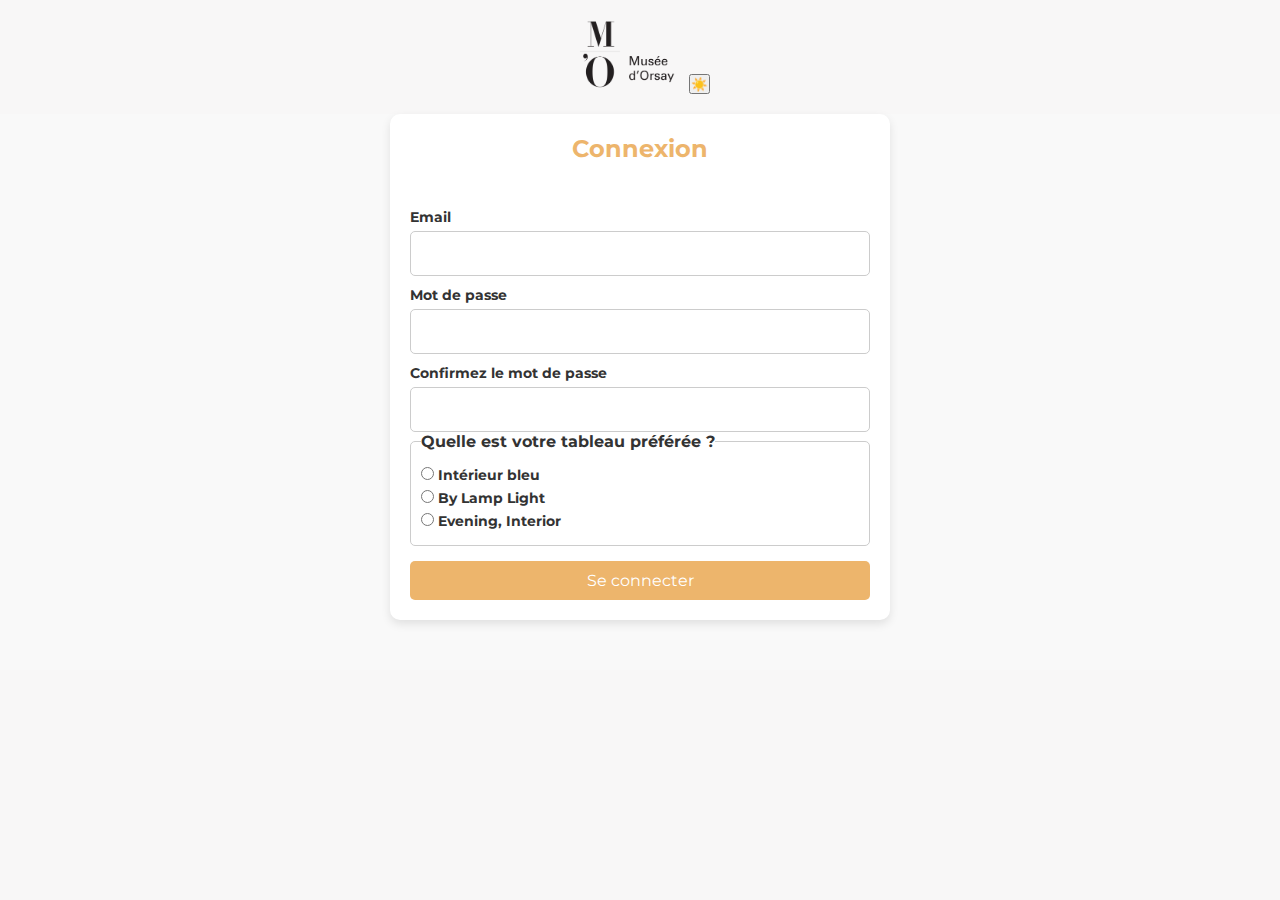
<file: unzip/JEUX DE CARTE MO/connexion.html>
<!DOCTYPE html>
<html lang="fr">
    <head>
        <meta charset="UTF-8">
        <meta name="viewport" content="width=device-width, initial-scale=1.0">
        <title>Connexion - Musée d'Orsay</title>
        <link rel="stylesheet" href="connexion.css">
        <link rel="stylesheet" href="dark-mode.css" id="dark-mode-stylesheet" disabled>
        <style>
            body, body * {
                transition: background-color 0.3s ease, color 0.3s ease, border-color 0.3s ease;
            }
        </style>
    </head>
<body>

    <header>
        <a href="index.html"><img class="headimg" src="image/Logo 2.png" alt=""/></a>
        <button id="dark-mode-toggle" class="theme-toggle">
            <span class="theme-toggle-sun">☀️</span>
            <span class="theme-toggle-moon">🌙</span>
        </button>
    </header>
    
<div class="bodyInscription">

    <main>
        <form id="myForm" action="#">
            <h2>Connexion</h2>
            <ul id="errorList" style="color: red;"></ul> 
    
    
            <label for="email">Email</label>
            <input type="email" name="email" id="email">
        
            <label for="password">Mot de passe</label>
            <input type="password" name="password" id="password">
        
            <label for="confirmPassword">Confirmez le mot de passe</label>
            <input type="password" name="confirmPassword" id="confirmPassword">
        
            <fieldset>
                <legend>Quelle est votre tableau préférée ?</legend>
                <label><input type="radio" name="flower" value="rose"> Intérieur bleu</label>
                <label><input type="radio" name="flower" value="tulipe"> By Lamp Light</label>
                <label><input type="radio" name="flower" value="lys"> Evening, Interior</label>
            </fieldset>
        
            <input type="submit" value="Se connecter">
        </form>
        
    </main>

    <script src="connexion.js" defer></script>
    <script src="dark-mode.js" defer></script>
</div>
</body>
</html>
</file>
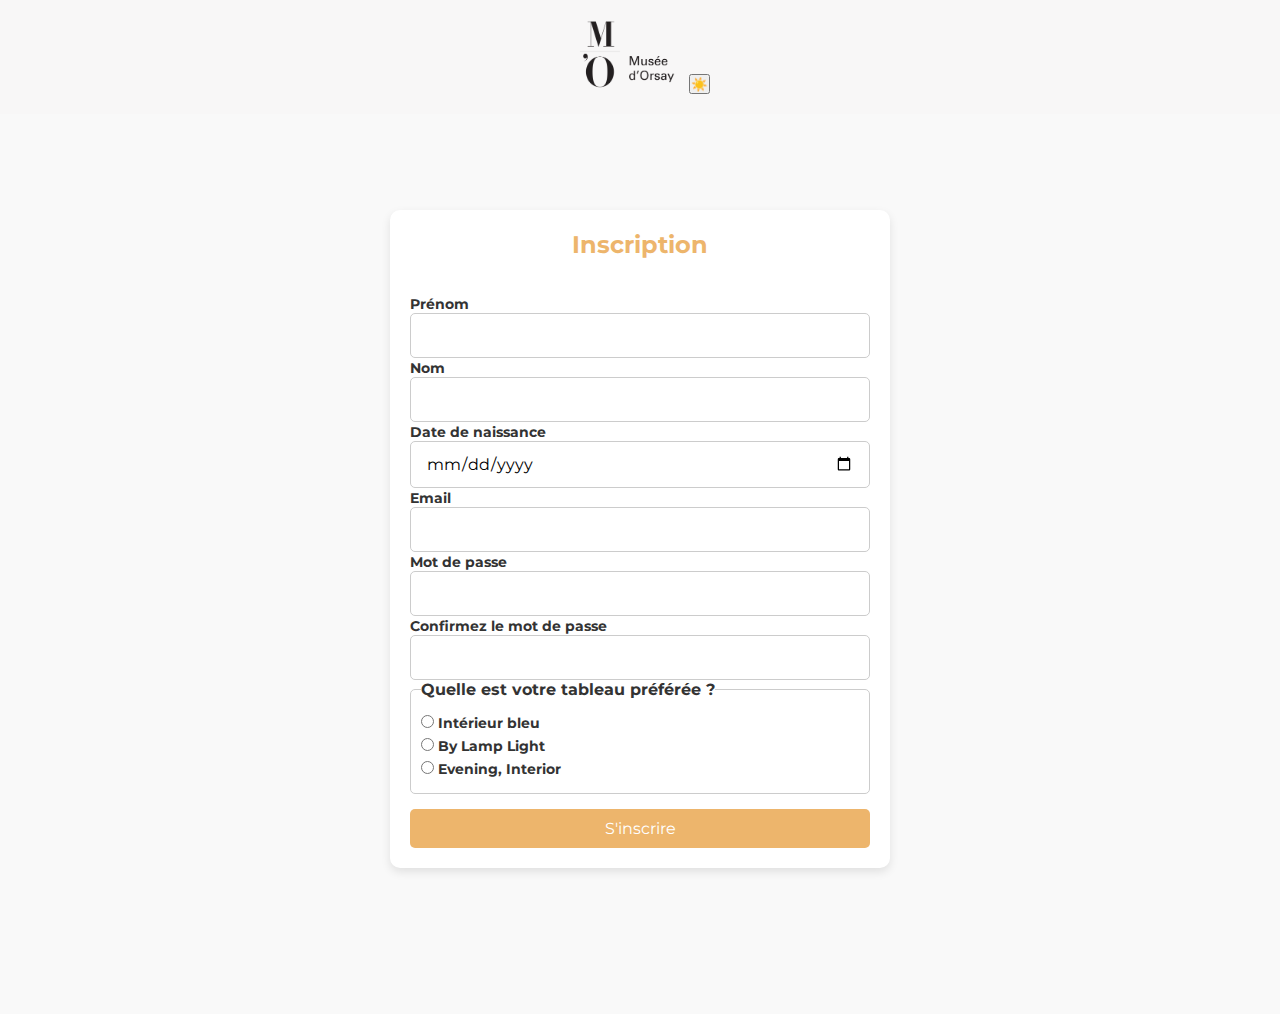
<file: unzip/JEUX DE CARTE MO/inscription.html>
<!DOCTYPE html>
<html lang="fr">
    <head>
        <meta charset="UTF-8">
        <meta name="viewport" content="width=device-width, initial-scale=1.0">
        <title>Inscription </title>
        <link rel="stylesheet" href="https://fonts.googleapis.com/css2?family=Montserrat:wght@100..900&family=Inria+Serif:ital,wght@0,300;0,400;0,700;1,300;1,400;1,700&display=swap">
        <link rel="stylesheet" href="inscription.css">
        <link rel="stylesheet" href="dark-mode.css" id="dark-mode-stylesheet" disabled>
        <style>
            body, body * {
                transition: background-color 0.3s ease, color 0.3s ease, border-color 0.3s ease;
            }
        </style>
    </head>
<body>

    <header>
        <a href="index.html"><img class="headimg" src="image/Logo 2.png" alt=""/></a>
        <button id="dark-mode-toggle" class="theme-toggle">
            <span class="theme-toggle-sun">☀️</span>
            <span class="theme-toggle-moon">🌙</span>
        </button>
    </header>
    
    <div class="bodyInscription">
        <main>
            <form id="myForm" action="#">
                <h2>Inscription</h2>
                <ul id="errorList"></ul> 
    
                <div class="form-group">
                    <label for="firstName">Prénom</label>
                    <input type="text" name="firstName" id="firstName" required>
                </div>
    
                <div class="form-group">
                    <label for="lastName">Nom</label>
                    <input type="text" name="lastName" id="lastName" required>
                </div>
    
                <div class="form-group">
                    <label for="birthDate">Date de naissance</label>
                    <input type="date" name="birthDate" id="birthDate" required>
                </div>
    
                <div class="form-group">
                    <label for="email">Email</label>
                    <input type="email" name="email" id="email" required>
                </div>
    
                <div class="form-group">
                    <label for="password">Mot de passe</label>
                    <input type="password" name="password" id="password" required>
                </div>
    
                <div class="form-group">
                    <label for="confirmPassword">Confirmez le mot de passe</label>
                    <input type="password" name="confirmPassword" id="confirmPassword" required>

                    <fieldset>
                        <legend>Quelle est votre tableau préférée ?</legend>
                        <label><input type="radio" name="flower" value="rose"> Intérieur bleu</label>
                        <label><input type="radio" name="flower" value="tulipe"> By Lamp Light</label>
                        <label><input type="radio" name="flower" value="lys"> Evening, Interior</label>
                    </fieldset>
                </div>
    
                <input type="submit" value="S'inscrire">
            </form>
        </main>
    </div>

    <script src="inscription.js" defer></script>
    <script src="dark-mode.js" defer></script>

</div>
</body>
</html>
</file>
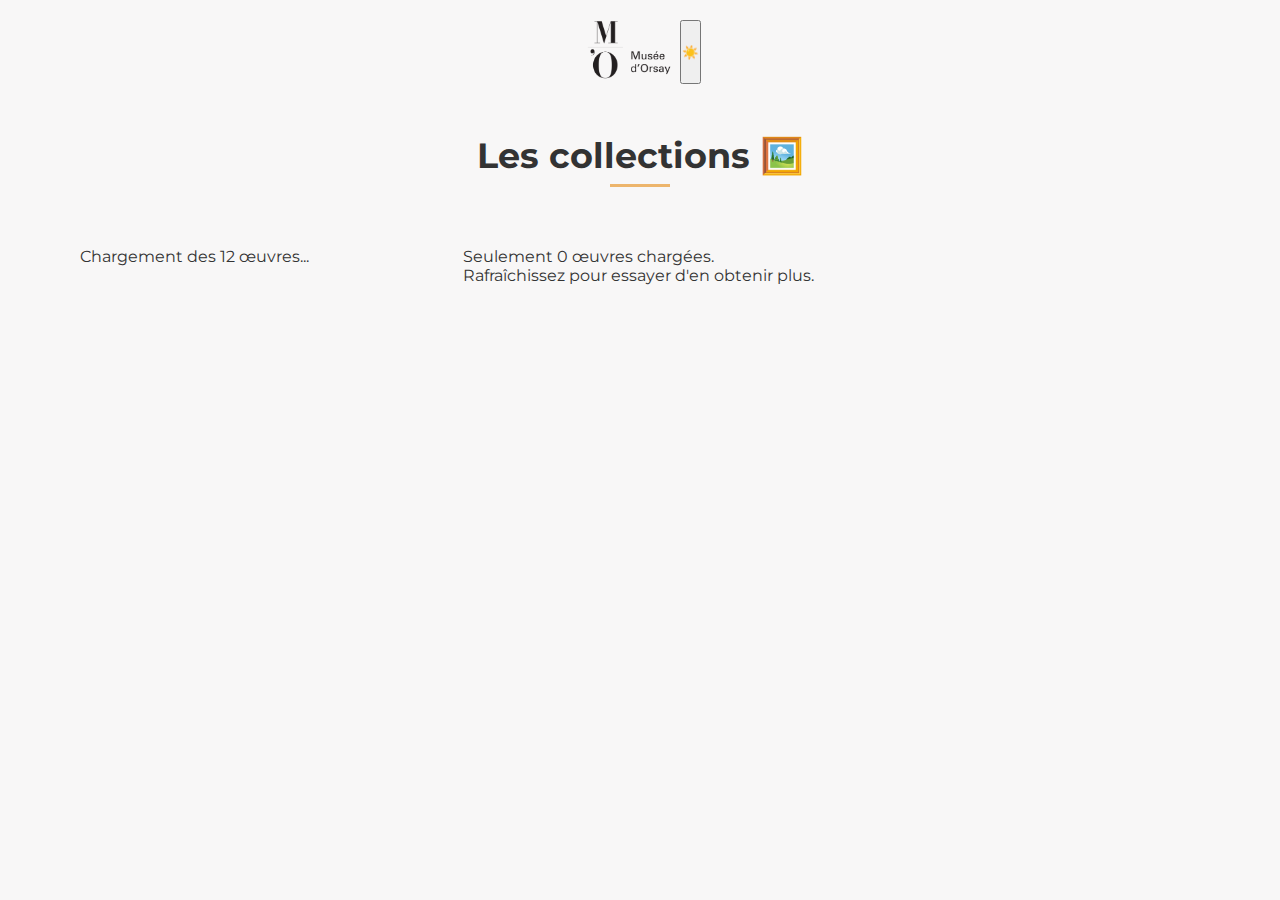
<file: unzip/JEUX DE CARTE MO/macollection.html>
<!DOCTYPE html>
<html lang="fr">
<head>
    <meta charset="UTF-8">
    <meta name="viewport" content="width=device-width, initial-scale=1.0">
    <title>Les collections</title>
    <link rel="stylesheet" href="https://fonts.googleapis.com/css2?family=Montserrat:wght@100..900&family=Inria+Serif:ital,wght@0,300;0,400;0,700;1,300;1,400;1,700&display=swap">
    <link rel="stylesheet" href="macollection.css">
    <link rel="stylesheet" href="dark-mode.css" id="dark-mode-stylesheet">
    <style>
        body, body * {
            transition: background-color 0.3s ease, color 0.3s ease, border-color 0.3s ease;
        }
    </style>
</head>
<body>
    <header class="header">
        <a href="index.html"><img src="image/Logo 2.png" alt="Logo"></a>
        <button id="dark-mode-toggle" class="theme-toggle">
            <span class="theme-toggle-sun">☀️</span>
            <span class="theme-toggle-moon">🌙</span>
        </button>
    </header>

    <h1>Les collections 🖼️</h1>
  
    <div class="oeuvre-grid" id="gallery">
       
    </div>

    <script src="macollection.js"></script>
    <script src="dark-mode.js" defer></script>
</body>
</html>
</file>
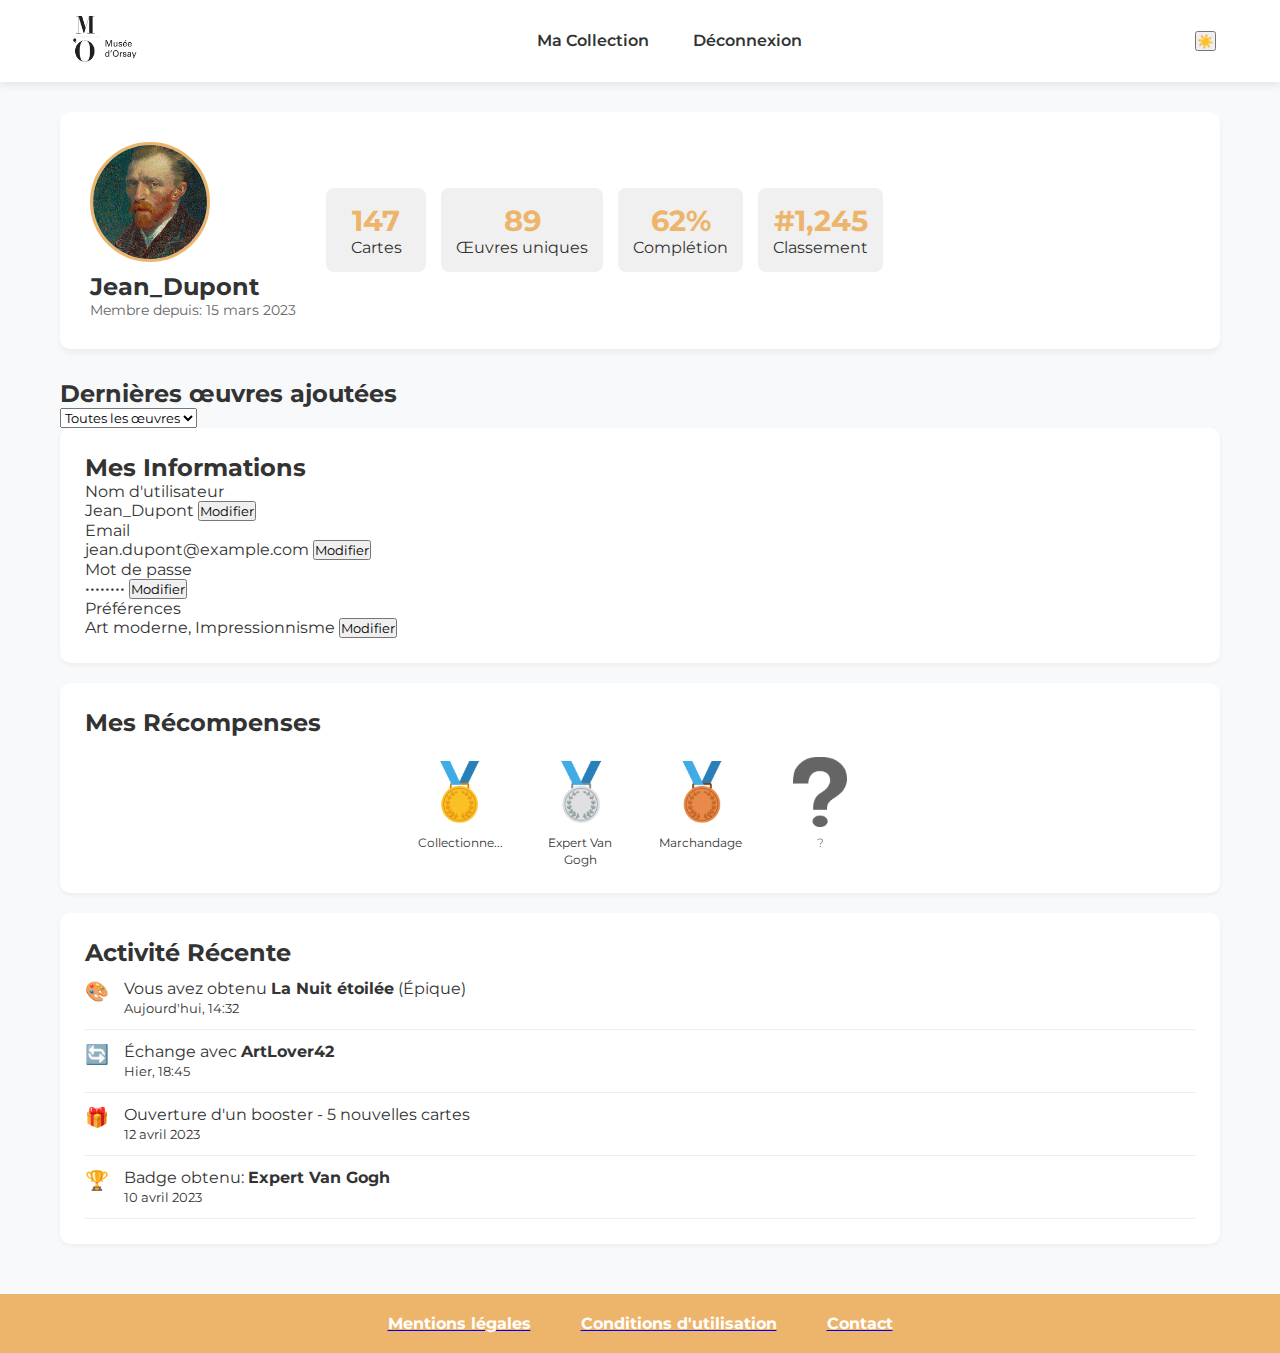
<file: unzip/JEUX DE CARTE MO/profil.html>
<!DOCTYPE html>
<html lang="fr">
<head>
    <meta charset="UTF-8">
    <meta name="viewport" content="width=device-width, initial-scale=1.0">
    <meta name="description" content="Votre profil de collectionneur de cartes d'art">
    <title>Mon Profil</title>
    <link rel="stylesheet" href="https://fonts.googleapis.com/css2?family=Montserrat:wght@100..900&family=Inria+Serif:ital,wght@0,300;0,400;0,700;1,300;1,400;1,700&display=swap">
    <link rel="stylesheet" href="profil.css">
    <link rel="stylesheet" href="dark-mode.css" id="dark-mode-stylesheet">
    <style>
       
        body, body * {
            transition: background-color 0.3s ease, color 0.3s ease, border-color 0.3s ease;
        }
    </style>
</head>
<body>
    <section class="top-page">
        <header class="header">
            <a href="index.html"><img src="image/Logo 2.png" alt="Logo ArtCard"></a>
            <nav class="nav">
                <a href="macollection.html"><li>Ma Collection</li></a>
                <a href="connexion.html"><li class="billeterie">Déconnexion</li></a>
            </nav>
            <button id="dark-mode-toggle" class="theme-toggle">
                <span class="theme-toggle-sun">☀️</span>
                <span class="theme-toggle-moon">🌙</span>
            </button>
        </header>
    </section>

    <div class="profile-container">
        <div class="profile-header">
            <div class="avatar-section">
                <div class="avatar-container">
                    <img src="image/vg.jpg" alt="Avatar" class="avatar" id="userAvatar">
                    <button class="edit-avatar-btn">✏️</button>
                </div>
                <h1 id="username">Jean_Dupont</h1>
                <p class="member-since">Membre depuis: <span id="joinDate">15 mars 2023</span></p>
            </div>
            
            <div class="stats-section">
                <div class="stat-card">
                    <div class="stat-value" id="totalCards">147</div>
                    <div class="stat-label">Cartes</div>
                </div>
                <div class="stat-card">
                    <div class="stat-value" id="uniqueCards">89</div>
                    <div class="stat-label">Œuvres uniques</div>
                </div>
                <div class="stat-card">
                    <div class="stat-value" id="completionRate">62%</div>
                    <div class="stat-label">Complétion</div>
                </div>
                <div class="stat-card">
                    <div class="stat-value" id="userRank">#1,245</div>
                    <div class="stat-label">Classement</div>
                </div>
            </div>
        </div>

        <div class="api-integration">
            <h2>Dernières œuvres ajoutées</h2>
            <div class="oeuvre-filters">
                <select id="oeuvreFilter">
                    <option value="all">Toutes les œuvres</option>
                    <option value="painting">Peintures</option>
                    <option value="sculpture">Sculptures</option>
                </select>
                
            </div>
            <div class="oeuvres-grid" id="apioeuvresGrid">
           
            </div>
            <div class="api-status" id="apiStatus"></div>
        </div>
        <div class="profile-content">
            <div class="profile-section">
                <h2>Mes Informations</h2>
                <div class="info-grid">
                    <div class="info-item">
                        <label>Nom d'utilisateur</label>
                        <div class="editable-field">
                            <span id="displayUsername">Jean_Dupont</span>
                            <button class="edit-btn">Modifier</button>
                        </div>
                    </div>
                    <div class="info-item">
                        <label>Email</label>
                        <div class="editable-field">
                            <span id="displayEmail">jean.dupont@example.com</span>
                            <button class="edit-btn">Modifier</button>
                        </div>
                    </div>
                    <div class="info-item">
                        <label>Mot de passe</label>
                        <div class="editable-field">
                            <span>••••••••</span>
                            <button class="edit-btn">Modifier</button>
                        </div>
                    </div>
                    <div class="info-item">
                        <label>Préférences</label>
                        <div class="editable-field">
                            <span>Art moderne, Impressionnisme</span>
                            <button class="edit-btn">Modifier</button>
                        </div>
                    </div>
                </div>
            </div>

            <div class="profile-section">
                <h2>Mes Récompenses</h2>
                <div class="badges-container">
                    <div class="badge" data-fullname="Collectionneur débutant">
                        <div class="badge-image-container">
                            <img src="image/badge1.png" alt="Collectionneur débutant">
                        </div>
                        <p>Collectionneur débutant</p>
                    </div>
                    <div class="badge" data-fullname="Expert Van Gogh">
                        <div class="badge-image-container">
                            <img src="image/badge2.png" alt="Expert Van Gogh">
                        </div>
                        <p>Expert Van Gogh</p>
                    </div>
                    <div class="badge locked" data-fullname="Marchandage">
                        <div class="badge-image-container">
                            <img src="image/badge3.png" alt="Marchandage">
                        </div>
                        <p>Marchandage</p>
                    </div>
                    <div class="badge locked">
                        <div class="badge-image-container">
                            <img src="image/badge4.png" alt="À débloquer">
                        </div>
                        <p>?</p>
                    </div>
                </div>
            </div>

            <div class="profile-section">
                <h2>Activité Récente</h2>
                <div class="activity-log">
                    <div class="activity-item">
                        <div class="activity-icon">🎨</div>
                        <div class="activity-details">
                            <p>Vous avez obtenu <strong>La Nuit étoilée</strong> (Épique)</p>
                            <small>Aujourd'hui, 14:32</small>
                        </div>
                    </div>
                    <div class="activity-item">
                        <div class="activity-icon">🔄</div>
                        <div class="activity-details">
                            <p>Échange avec <strong>ArtLover42</strong></p>
                            <small>Hier, 18:45</small>
                        </div>
                    </div>
                    <div class="activity-item">
                        <div class="activity-icon">🎁</div>
                        <div class="activity-details">
                            <p>Ouverture d'un booster - 5 nouvelles cartes</p>
                            <small>12 avril 2023</small>
                        </div>
                    </div>
                    <div class="activity-item">
                        <div class="activity-icon">🏆</div>
                        <div class="activity-details">
                            <p>Badge obtenu: <strong>Expert Van Gogh</strong></p>
                            <small>10 avril 2023</small>
                        </div>
                    </div>
                </div>
            </div>
        </div>
    </div>

    <div class="footer">
        <a href="#"><p>Mentions légales</p></a>
        <a href="#"><p>Conditions d'utilisation</p></a>
        <a href="#"><p>Contact</p></a>
    </div>

    <script src="profil.js"></script>
    <script src="dark-mode.js" defer></script>
</body>
</html>
</file>
<file: unzip/JEUX DE CARTE MO/connexion.css>
@import url('https://fonts.googleapis.com/css2?family=Montserrat:ital,wght@0,100..900;1,100..900&display=swap');
@import url('https://fonts.googleapis.com/css2?family=Inria+Serif:ital,wght@0,300;0,400;0,700;1,300;1,400;1,700&family=Montserrat:ital,wght@0,100..900;1,100..900&display=swap');


* {
    margin: 0;
    padding: 0;
    box-sizing: border-box;
    font-family: 'Montserrat';
}

body {
    background-color: #f8f7f7;
}

.head {
    max-height: 50px; 
    max-width: 100px;
    width: auto; 
    height: auto; 
}

.headimg {
    max-height: 115px; 
    max-width: 115px;
    width: auto; 
    height: auto; 
}



.bodyInscription {
    font-family: Arial, sans-serif;
    margin: 0;
    padding: 0;
    background-color: #f9f9f9;
    color: #333;
    display: flex;
    justify-content: center;
    align-items: center;
    padding-bottom: 50px;
}

header {
    text-align: center;
    margin-bottom: 20px;
    margin-top: 20px;
}


form h2 {
    text-align: center;
    font-size: 1.5rem;
    margin-bottom: 20px;
    color: #EDB56C;
}

main {
    width: 100%;
    max-width: 500px;
    background: #ffffff;
    padding: 20px;
    box-shadow: 0px 4px 10px rgba(0, 0, 0, 0.1);
    border-radius: 10px;
}


form {
    display: flex;
    flex-direction: column;
}

form label {
    margin: 10px 0 5px;
    font-weight: bold;
    font-size: 0.9rem;
}


form input[type="text"],
form input[type="email"],
form input[type="password"],
form input[type="date"] {
    width: 100%;
    padding: 12px 15px;
    border: 1px solid #ccc;
    border-radius: 5px;
    font-size: 1rem;
    transition: border-color 0.3s;
}

form input[type="text"]:focus,
form input[type="email"]:focus,
form input[type="password"]:focus {
    border-color: #EDB56C;
    outline: none;
}


form input[type="submit"] {
    background-color: #EDB56C;
    color: white;
    padding: 10px;
    font-size: 1rem;
    border: none;
    border-radius: 5px;
    cursor: pointer;
    transition: background-color 0.3s ease;
}

form input[type="submit"]:hover {
    background-color: #b08752;
}

#errorList {
    list-style: none;
    padding: 0;
    margin: 0 0 15px 0;
    font-size: 0.9rem;
    color: red;
}

fieldset {
    border: 1px solid #ccc;
    border-radius: 5px;
    padding: 10px;
    margin-bottom: 15px;
}

legend {
    font-weight: bold;
    font-size: 1rem;
    color: #333;
}

fieldset label {
    display: block;
    margin: 5px 0;
}


.error {
    border: 2px solid red !important;
    background-color: #ffe6e6 !important;
}

.success {
    border: 2px solid green !important;
    background-color: #e6ffe6 !important;
}
</file>
<file: unzip/JEUX DE CARTE MO/dark-mode.css>
:root {
    
    --bg-color: #121212;
    --text-color: #f0f0f0;
    --secondary-text: #b0b0b0;
    --accent-color: #EDB56C;
    --card-bg: #121212;
    --header-bg: #121212;
    --border-color: #444;
    --input-bg: #2d2d2d;
    --common-bg: #2d3748;
    --common-text: #a0aec0;
    --rare-bg: #2c5282;
    --rare-text: #90cdf4;
    --epic-bg: #553c9a;
    --epic-text: #d6bcfa;
}


body,
h1, h2, h3, h4, h5, h6,
p, span, li, a,
.oeuvre-card, .card, .booster-card,
.empty-collection, .credits-display,
.footer p, .nav li {
    color: var(--text-color) !important;
}


body {
    background-color: var(--bg-color);
}


header, .header {
    background-color: var(--header-bg);
    border-bottom: 1px solid var(--border-color);
}


.oeuvre-card, .card, .booster-card,
.collection-section, .exchange-section,
.gallery-section, .booster-section,
.modal-content {
    background-color: var(--card-bg);
    border-color: var(--border-color);
}


.button, .booster-button {
    background: var(--accent-color);
    color: #333 !important;
}


input, select, textarea, fieldset {
    background-color: var(--input-bg) !important;
    color: var(--text-color) !important;
    border-color: var(--border-color) !important;
}


a:hover, .nav li:hover, .footer p:hover {
    color: var(--accent-color) !important;
}

.secondary-text, .card-artist, .booster-card-info p {
    color: var(--secondary-text) !important;
}


#gallery {
    background-color: var(--bg-color);
}

.bodyInscription, 
.bodyInscription main, 
.bodyInscription form {
    background-color: var(--card-bg) !important;
}


.bodyInscription h2,
.bodyInscription label,
.bodyInscription .form-group,
.bodyInscription fieldset legend,
.bodyInscription input::placeholder {
    color: var(--text-color) !important;
}


fieldset legend {
    color: var(--text-color) !important;
}


label > input[type="radio"] + * {
    color: var(--text-color) !important;
}


body, body * {
    transition: background-color 0.3s ease, color 0.3s ease, border-color 0.3s ease;
}

.oeuvre-card .rarity {
    text-shadow: 0 1px 1px rgba(0, 0, 0, 0.3);
}

.oeuvre-card .rarity.common {
    background-color: var(--common-bg, #b0b0b0) !important;
    color: var(--common-text, #a0aec0) !important;
}

.oeuvre-card .rarity.rare {
    background-color: var(--rare-bg, #2c5282) !important;
    color: var(--rare-text, #90cdf4) !important;
}

.oeuvre-card .rarity.epic {
    background-color: var(--epic-bg, #553c9a) !important;
    color: var(--epic-text, #d6bcfa) !important;
}


.dark-mode .rarity {
    font-weight: bold;
    text-shadow: 0 1px 2px rgba(0, 0, 0, 0.5);
}

.dark-mode .rarity.common {
    background-color: #2d3748 !important;
    color: #a0aec0 !important;
    border: 1px solid #4a5568 !important;
}

.dark-mode .rarity.rare {
    background-color: #2c5282 !important;
    color: #90cdf4 !important;
    border: 1px solid #4299e1 !important;
}

.dark-mode .rarity.epic {
    background-color: #553c9a !important;
    color: #d6bcfa !important;
    border: 1px solid #9f7aea !important;
}
</file>
<file: unzip/JEUX DE CARTE MO/inscription.css>
@import url('https://fonts.googleapis.com/css2?family=Montserrat:ital,wght@0,100..900;1,100..900&display=swap');


* {
    margin: 0;
    padding: 0;
    box-sizing: border-box;
    font-family: 'Montserrat';
}

body {
    background-color: #f8f7f7;
}


.head {
    max-height: 50px; 
    max-width: 100px;
    width: auto; 
    height: auto; 
}

header {
    text-align: center;
    margin-bottom: 5px;
    margin-top: 20px;
}

.headimg {
    max-height: 115px; 
    max-width: 115px;
    width: auto; 
    height: auto; 
}

.bodyInscription {
    font-family: Arial, sans-serif;
    margin: 0;
    padding: 0;
    background-color: #f9f9f9;
    color: #333;
    display: flex;
    justify-content: center;
    align-items: center;
    padding-bottom: 50px;
    min-height: 100vh;
    transition: background-color 0.3s ease;
}

header {
    text-align: center;
    margin-bottom: 20px;
}


form h2 {
    text-align: center;
    font-size: 1.5rem;
    margin-bottom: 20px;
    color: #EDB56C;
}


main {
    width: 100%;
    max-width: 500px;
    background: #ffffff;
    padding: 20px;
    box-shadow: 0px 4px 10px rgba(0, 0, 0, 0.1);
    border-radius: 10px;
}


form {
    display: flex;
    flex-direction: column;
}

form label {
    margin: 10px 0 5px;
    font-weight: bold;
    font-size: 0.9rem;
}



form input[type="text"],
form input[type="email"],
form input[type="password"],
form input[type="date"] {
    width: 100%;
    padding: 12px 15px;
    border: 1px solid #ccc;
    border-radius: 5px;
    font-size: 1rem;
    transition: border-color 0.3s;
}

form input[type="text"]:focus,
form input[type="email"]:focus,
form input[type="password"]:focus {
    border-color: #EDB56C;
    outline: none;
}

form input[type="submit"] {
    background-color: #EDB56C;
    color: white;
    padding: 10px;
    font-size: 1rem;
    border: none;
    border-radius: 5px;
    cursor: pointer;
    transition: background-color 0.3s ease;
}

form input[type="submit"]:hover {
    background-color: #b08752;
}


#errorList {
    list-style: none;
    padding: 0;
    margin: 0 0 15px 0;
    font-size: 0.9rem;
    color: red;
}


fieldset {
    border: 1px solid #ccc;
    border-radius: 5px;
    padding: 10px;
    margin-bottom: 15px;
}

legend {
    font-weight: bold;
    font-size: 1rem;
    color: #333;
}

fieldset label {
    display: block;
    margin: 5px 0;
}


.error {
    border: 2px solid red !important;
    background-color: #ffe6e6 !important;
}

.success {
    border: 2px solid green !important;
    background-color: #e6ffe6 !important;
}
</file>
<file: unzip/JEUX DE CARTE MO/macollection.css>
* {
    margin: 0;
    padding: 0;
    box-sizing: border-box;
    font-family: 'Montserrat', sans-serif;
}

body {
    background-color: #f8f7f7;
    color: #333;
}

.header {
    display: flex;
    justify-content: center;
    padding: 20px 0;
    background-color: #f8f7f7;
}

.header img {
    height: 60px;
    transition: transform 0.3s;
}

.header img:hover {
    transform: scale(1.05);
}


.dark-mode #gallery {
    background-color: var(--bg-color);
}

.dark-mode .oeuvre-card h3 {
    color: var(--accent-color) !important;
}


.dark-mode .bigtitle::after {
    background-color: var(--accent-color);
}

.dark-mode .ligne-esthetique-verticale {
    background-color: var(--accent-color);
}

h1 {
    text-align: center;
    font-size: 2.2em;
    margin: 30px 0;
    color: #333;
    position: relative;
}

h1::after {
    content: '';
    position: absolute;
    bottom: -10px;
    left: 50%;
    transform: translateX(-50%);
    width: 60px;
    height: 3px;
    background-color: #EDB56C;
}

.oeuvre-grid {
    display: grid;
    grid-template-columns: repeat(auto-fill, minmax(280px, 1fr));
    gap: 30px;
    padding: 40px;
    max-width: 1200px;
    margin: 0 auto;
}

.oeuvre-card {
    background: white;
    border-radius: 12px;
    overflow: hidden;
    box-shadow: 0 4px 15px rgba(0,0,0,0.1);
    transition: all 0.3s;
}

.oeuvre-card:hover {
    transform: translateY(-5px);
    box-shadow: 0 8px 25px rgba(0,0,0,0.15);
}

.oeuvre-card img {
    width: 100%;
    height: 200px;
    object-fit: cover;
    border-bottom: 1px solid #eee;
}

.oeuvre-content {
    padding: 20px;
    text-align: center;
}

.oeuvre-card h3 {
    margin-bottom: 8px;
    color: #333;
    font-size: 1.2em;
}

.oeuvre-card p {
    color: #666;
    font-family: 'Inria Serif', serif;
    margin-bottom: 12px;
}

.rarity {
    display: inline-block;
    padding: 4px 12px;
    border-radius: 15px;
    font-size: 0.8em;
    font-weight: bold;
    text-transform: uppercase;
}

.common {
    background-color: #f0f0f0;
    color: #b0b0b0;
}

.rare {
    background-color: #e8f5e9;
    color: #4CAF50;
}

.epic {
    background-color: #f3e5f5;
    color: #9C27B0;
    animation: epicGlow 2s infinite alternate;
}


.rarity {
    font-weight: bold;
    padding: 3px 8px;
    border-radius: 12px;
    font-size: 0.8em;
    text-transform: uppercase;
    letter-spacing: 1px;
}



@keyframes epicGlow {
    from { box-shadow: 0 0 5px #9C27B0; }
    to { box-shadow: 0 0 20px #9C27B0; }
}

@media (max-width: 768px) {
    .oeuvres-grid {
        grid-template-columns: repeat(2, 1fr);
        padding: 20px;
        gap: 20px;
    }
}

@media (max-width: 480px) {
    .oeuvres-grid {
        grid-template-columns: 1fr;
    }
    
    h1 {
        font-size: 1.8em;
    }
}
</file>
<file: unzip/JEUX DE CARTE MO/profil.css>
* {
    margin: 0;
    padding: 0;
    box-sizing: border-box;
    font-family: 'Montserrat', sans-serif;
}

body {
    background-color: #f8f9fa;
    color: #333;
}


.header {
    display: flex;
    justify-content: space-between;
    align-items: center;
    padding: 15px 5%;
    background: white;
    box-shadow: 0 2px 10px rgba(0,0,0,0.1);
}

.header img {
    width: 80px; 
    height: auto;
}

.nav {
    display: flex;
    gap: 20px;
    list-style: none;
}

.nav a {
    color: #333;
    font-weight: 600;
    text-decoration: none;
    padding: 8px 12px;
    border-radius: 4px;
    transition: all 0.3s;
}

.nav a:hover {
    background-color: #EDB56C;
    color: white;
}


.profile-container {
    max-width: 1200px;
    margin: 30px auto;
    padding: 0 20px;
}


.profile-header {
    display: flex;
    flex-wrap: wrap;
    gap: 30px;
    background: white;
    padding: 30px;
    border-radius: 10px;
    box-shadow: 0 4px 6px rgba(0,0,0,0.05);
    margin-bottom: 30px;
}

.avatar-container {
    width: 120px;
    height: 120px;
    border-radius: 50%;
    border: 3px solid #EDB56C;
    overflow: hidden;
}

.avatar {
    width: 100%;
    height: 100%;
    object-fit: cover;
}

#username {
    font-size: 1.5rem;
    margin-top: 10px;
}

.member-since {
    color: #666;
    font-size: 0.9rem;
}


.stats-section {
    display: flex;
    flex-wrap: wrap;
    gap: 15px;
    align-items: center;
}

.stat-card {
    background: #f0f0f0;
    padding: 15px;
    border-radius: 8px;
    min-width: 100px;
    text-align: center;
}

.stat-value {
    font-size: 1.8rem;
    color: #EDB56C;
    font-weight: bold;
}


.profile-section {
    background: white;
    padding: 25px;
    border-radius: 10px;
    box-shadow: 0 2px 4px rgba(0, 0, 0, 0.05);
    margin-bottom: 20px;
    max-width: 1200px; 
    margin-left: auto;
    margin-right: auto;
}


.badges-container {
    display: flex;
    flex-wrap: wrap;
    justify-content: center;
    gap: 20px;
    margin-top: 20px;
}

.badge {
    width: 100px;
    display: flex;
    flex-direction: column;
    align-items: center;
    position: relative;
    transition: all 0.3s ease;
}

.badge-image-container {
    width: 70px;
    height: 70px;
    display: flex;
    align-items: center;
    justify-content: center;
    margin-bottom: 8px;
}

.badge img {
    max-width: 100%;
    max-height: 100%;
    object-fit: contain;
}

.badge p {
    margin: 0;
    padding: 0 5px;
    font-size: 0.75rem;
    text-align: center;
    line-height: 1.4;
    height: 2.8em; 
    display: -webkit-box;
    -webkit-box-orient: vertical;
    overflow: hidden;
    text-overflow: ellipsis;
    word-break: break-word;
}

.badge.locked {
    filter: grayscale(100%);
    opacity: 0.6;
}


.badge:hover::after {
    content: attr(data-fullname);
    position: absolute;
    bottom: 100%;
    left: 50%;
    transform: translateX(-50%);
    background: #333;
    color: white;
    padding: 6px 10px;
    border-radius: 4px;
    font-size: 0.8rem;
    white-space: nowrap;
    z-index: 10;
    opacity: 0;
    transition: opacity 0.3s;
}

.badge:hover::after {
    opacity: 1;
}


@media (max-width: 768px) {
    .badges-container {
        gap: 15px;
    }
    
    .badge {
        width: 85px;
    }
    
    .badge-image-container {
        width: 60px;
        height: 60px;
    }
}



.activity-item {
    display: flex;
    gap: 15px;
    padding: 12px 0;
    border-bottom: 1px solid #eee;
}

.activity-icon {
    font-size: 1.2rem;
}


@media (max-width: 768px) {
    .header {
        flex-direction: column;
        gap: 15px;
    }
    
    .profile-header {
        flex-direction: column;
        text-align: center;
    }
    
    .avatar-container {
        margin: 0 auto;
    }
    
    .stats-section {
        justify-content: center;
    }
}

.footer {
    background-color: #EDB56C;
    padding: 20px 0;
    display: flex;
    justify-content: center;
    gap: 50px;
    margin-top: 50px;
}

.footer p {
    color: white;
    font-weight: bold;
    cursor: pointer;
    transition: opacity 0.3s;
}

.footer p:hover {
    opacity: 0.8;
}

.collection-grid {
    display: flex;
    flex-wrap: wrap;
    justify-content: center; 
    gap: 20px;
    margin-top: 20px;
}

.artwork-card {
    background: #ffffff;
    border: 2px solid #EDB56C;
    border-radius: 10px;
    padding: 20px;
    width: 250px;
    text-align: center;
    box-shadow: 0 4px 8px rgba(0, 0, 0, 0.05);
    transition: transform 0.3s ease;
}

.artwork-card:hover {
    transform: translateY(-5px);
}

.artwork-card h3 {
    font-size: 1.2rem;
    color: #EDB56C;
    margin-bottom: 10px;
}

.artwork-card .artist-name {
    font-weight: bold;
    color: #333;
    margin-bottom: 5px;
}

.artwork-card .creation-date {
    font-size: 0.9rem;
    color: #666;
}

.collection-container {
    background: white;
    padding: 25px;
    border-radius: 10px;
    box-shadow: 0 2px 4px rgba(0,0,0,0.05);
}

.collection-content {
    width: 100%;
    margin: 0 auto;
}
</file>
